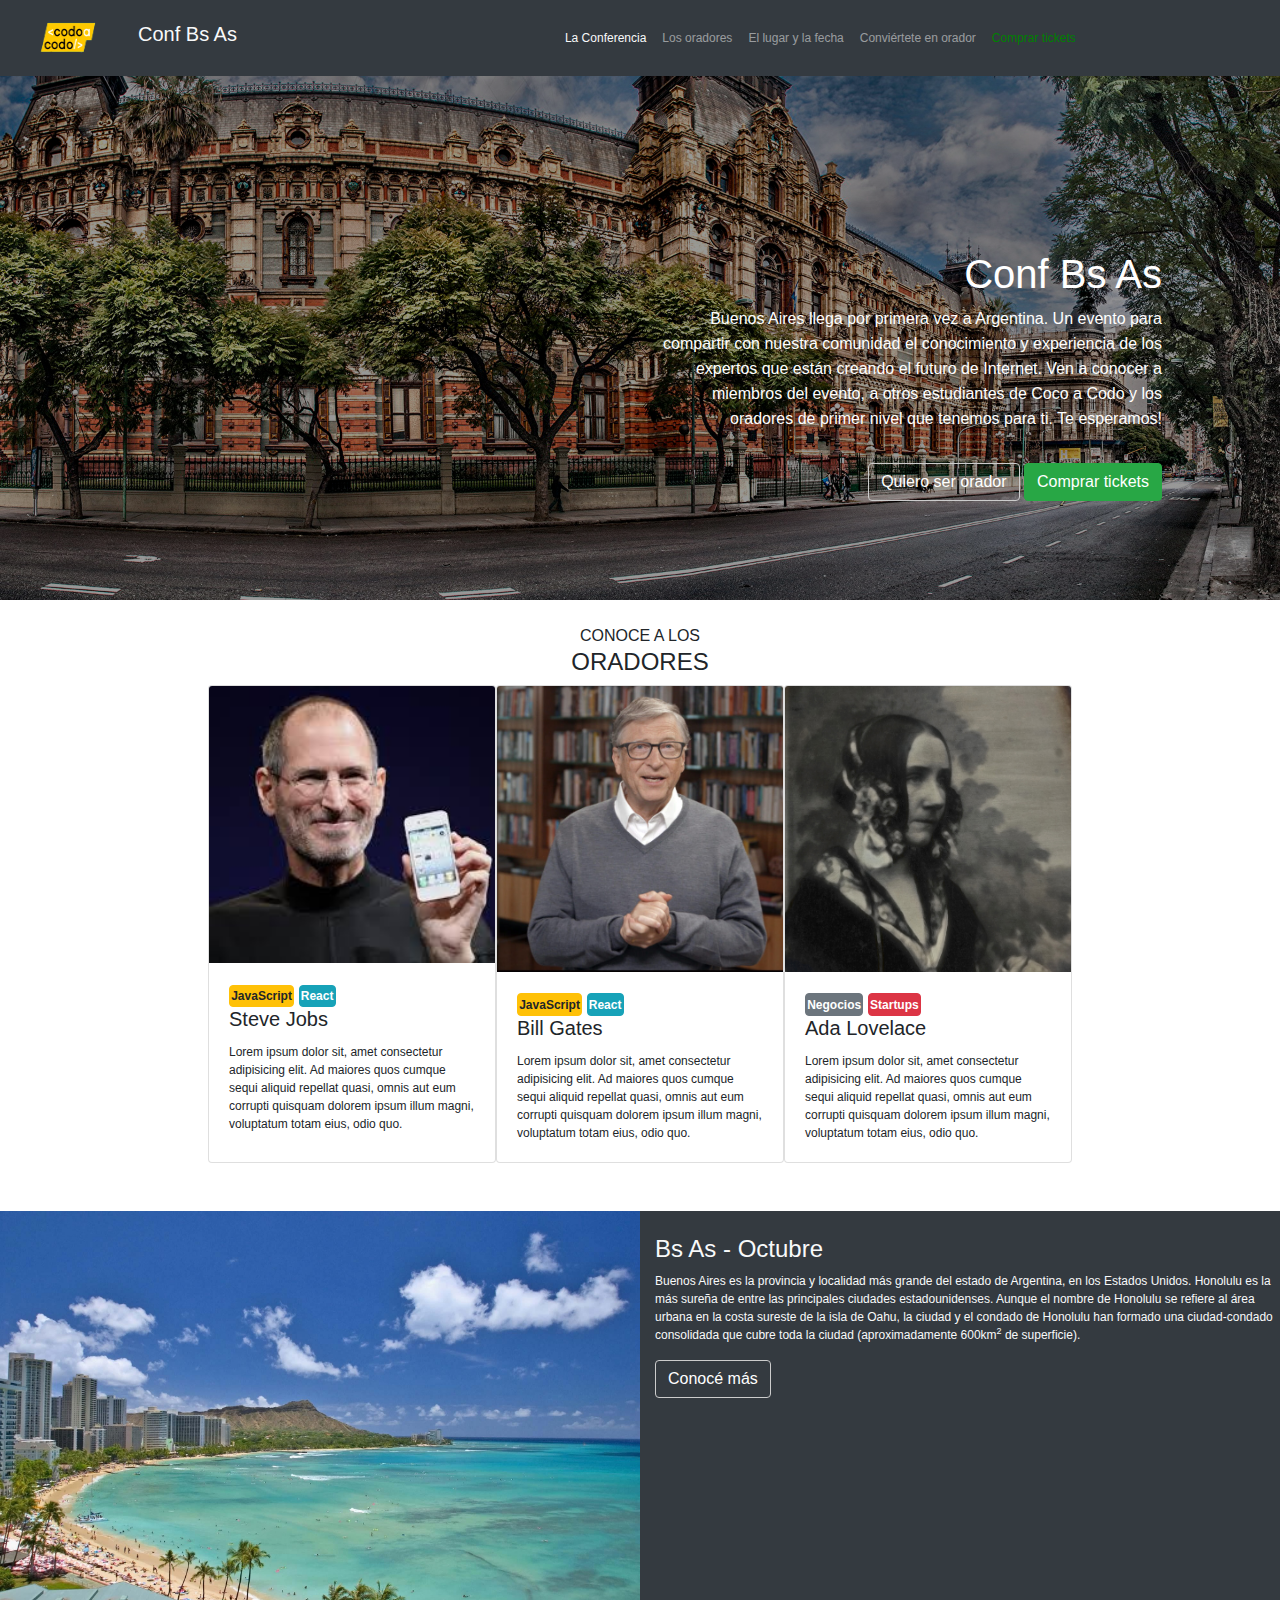
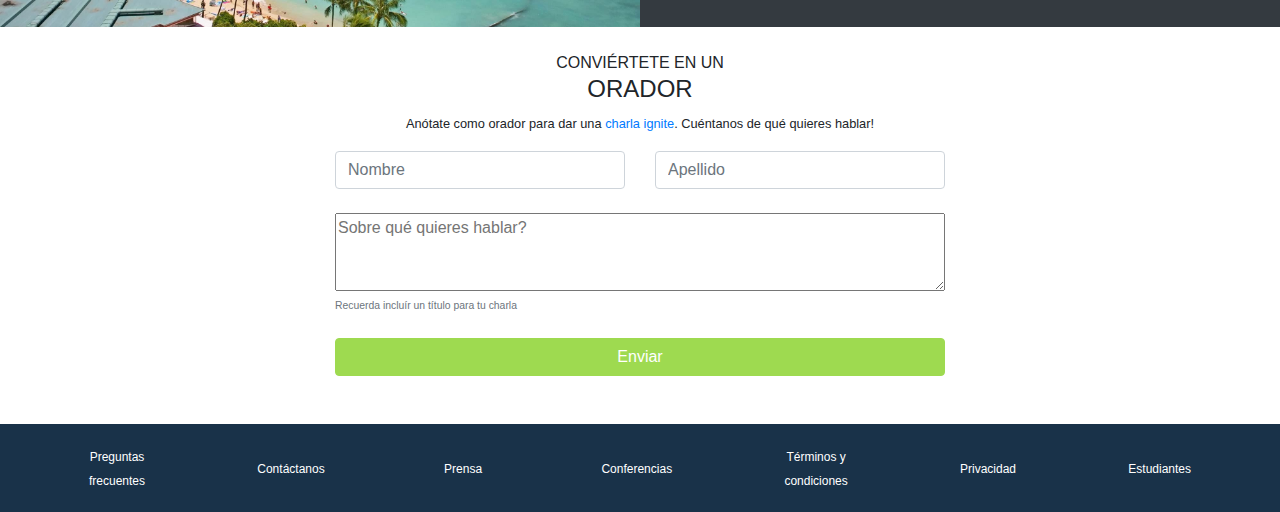
<file: index.html>
<!DOCTYPE html>
<html lang="en">
<head>

    <meta charset="utf-8">
    <meta name="viewport" content="width=device-width, initial-scale=1">


    <link rel="stylesheet" href="https://maxcdn.bootstrapcdn.com/bootstrap/4.0.0/css/bootstrap.min.css" integrity="sha384-Gn5384xqQ1aoWXA+058RXPxPg6fy4IWvTNh0E263XmFcJlSAwiGgFAW/dAiS6JXm" crossorigin="anonymous">
    <script src="https://code.jquery.com/jquery-3.2.1.slim.min.js" integrity="sha384-KJ3o2DKtIkvYIK3UENzmM7KCkRr/rE9/Qpg6aAZGJwFDMVNA/GpGFF93hXpG5KkN" crossorigin="anonymous"></script>
    <script src="https://cdnjs.cloudflare.com/ajax/libs/popper.js/1.12.9/umd/popper.min.js" integrity="sha384-ApNbgh9B+Y1QKtv3Rn7W3mgPxhU9K/ScQsAP7hUibX39j7fakFPskvXusvfa0b4Q" crossorigin="anonymous"></script>
    <script src="https://maxcdn.bootstrapcdn.com/bootstrap/4.0.0/js/bootstrap.min.js" integrity="sha384-JZR6Spejh4U02d8jOt6vLEHfe/JQGiRRSQQxSfFWpi1MquVdAyjUar5+76PVCmYl" crossorigin="anonymous"></script>

    <link rel="stylesheet" href="css/estilo.css">

    <title>TP Final integrador - Lorena Beninati</title>
    <link rel="icon" type="image/png" href="img/codoacodo.png"/>
</head>

<body class="border-box">
      <header>
        <div class="container-fluid me-0 ms-0 p-0 fixed-top">
            <nav class="navbar navbar-expand-lg navbar-dark bg-dark navbar-wrapper justify-content-between">
                <div class="container-fluid">
                    <p></p>
                    <a class="navbar-brand" href="index.html"><img src="img/codoacodo.png" width="75px" height="50px"></a>
                    <a class="nav-link h5 text-light" href="#">Conf Bs As</a>
                    <button class="navbar-toggler" type="button" data-bs-toggle="collapse" data-bs-target="#navbarSupportedContent" aria-controls="navbarSupportedContent" aria-expanded="false" aria-label="Toggle navigation">
                        <span class="navbar-toggler-icon"></span>
                    </button>
                    <div class="collapse navbar-collapse" id="navbarSupportedContent">
                        <ul class="navbar-nav ms-auto mb-2 mb-lg-0">
                            <li class="nav-item">
                                <a class="nav-link text-light h7" href="#">&emsp;&emsp;&emsp;&emsp;&emsp;&emsp;&emsp;&emsp;&emsp;&emsp;&emsp;&emsp;&emsp;&emsp;&emsp;&emsp;&emsp;&emsp;&emsp;&emsp;&emsp;&emsp;&emsp;&emsp;</a>
                            </li>
                            <li class="nav-item">
                                <a class="nav-link text-light h7" href="#laconferencia">La Conferencia</a>
                            </li>
                            <li class="nav-item">
                                <a class="nav-link h7" href="#losoradores">Los oradores</a>
                            </li>
                            <li class="nav-item">
                                <a class="nav-link h7" href="#lugar">El lugar y la fecha</a>
                            </li>
                            <li class="nav-item">
                                <a class="nav-link h7" href="#orador">Conviértete en orador</a>
                            </li>
                            <li class="nav-item">
                                <a class="nav-link h7" href="tickets.html"><span class="textoVerde">Comprar tickets</span></a>
                            </li>
                        </ul>
                    </div>
                </div>
            </nav>
        </div>
    </header>

    <div class="fondo-img">
        <div class="coloroscuro">
            <div class="cuadro1 d-none d-xl-block">
                <h1>Conf Bs As</h1>
                <p class="h6 h62">
                Buenos Aires llega por primera vez a Argentina. Un evento para compartir con nuestra comunidad
                el conocimiento y experiencia de los expertos que están creando el futuro de Internet.
                Ven a conocer a miembros del evento, a otros estudiantes de Coco a Codo y los oradores de primer
                nivel que tenemos para ti. Te esperamos!
                </p><br>
                <a href="#" class="btn btn-link btn-primary-outline">Quiero ser orador</a>
                <a href="tickets.html" class="btn btn-success">Comprar tickets</a>
            </div>
        </div>
    </div>
    
    <div class="d-block d-xl-none" id="laconferencia">
        <h1>Conf Bs As</h1>
        <p class="h6 h62">
        Buenos Aires llega por primera vez a Argentina. Un evento para compartir con nuestra comunidad
        el conocimiento y experiencia de los expertos que están creando el futuro de Internet.
        Ven a conocer a miembros del evento, a otros estudiantes de Coco a Codo y los oradores de primer
        nivel que tenemos para ti. Te esperamos!
        </p><br>
        <a href="#" class="btn btn-dark">Quiero ser orador</a>
        <a href="tickets.html" class="btn btn-success">Comprar tickets</a>
    </div>

    <br>
    <div class="nav justify-content-center" id="losoradores">
        <div class="text-center">
            <h7>CONOCE A LOS</h7>
            <h4>ORADORES</h4>
        </div>
    </div>

    <div class="nav justify-content-center">
        <div class="card" style="width: 18rem;">
            <img src="img/steve.jpg" class="card-img-top" alt="Imagen alt">
            <div class="card-body">
                <a href="#" class="btn btn-warning btn-card">JavaScript</a>
                <a href="#" class="btn btn-info btn-card">React</a>
                <h5 class="card-title">Steve Jobs</h5>
                <p class="card-text h7">Lorem ipsum dolor sit, amet consectetur adipisicing elit. Ad maiores quos cumque sequi aliquid repellat quasi, omnis aut eum corrupti quisquam dolorem ipsum illum magni, voluptatum totam eius, odio quo.</p>
            </div>
        </div>
        <div class="card" style="width: 18rem;">
            <img src="img/bill.jpg" class="card-img-top" alt="Imagen alt">
            <div class="card-body">
                <a href="#" class="btn btn-warning btn-card">JavaScript</a>
                <a href="#" class="btn btn-info btn-card">React</a>
                <h5 class="card-title">Bill Gates</h5>
                <p class="card-text h7">Lorem ipsum dolor sit, amet consectetur adipisicing elit. Ad maiores quos cumque sequi aliquid repellat quasi, omnis aut eum corrupti quisquam dolorem ipsum illum magni, voluptatum totam eius, odio quo.</p>
            </div>
        </div>
        <div class="card" style="width: 18rem;">
            <img src="img/ada.jpeg" class="card-img-top" alt="Imagen alt">
            <div class="card-body">
                <a href="#" class="btn btn-secondary btn-card">Negocios</a>
                <a href="#" class="btn btn-danger btn-card">Startups</a>
                <h5 class="card-title">Ada Lovelace</h5>
                <p class="card-text h7">Lorem ipsum dolor sit, amet consectetur adipisicing elit. Ad maiores quos cumque sequi aliquid repellat quasi, omnis aut eum corrupti quisquam dolorem ipsum illum magni, voluptatum totam eius, odio quo.</p>
            </div>
        </div>
    </div>
    <br><br>

    <div>
        <div class="row gx-1 justify-content-center">

          <div class="col-md-6 p-0">
          <img class="d-block w-100" src="img/honolulu.jpg" alt="honolulu">
          </div>

          <div class="col-md-6 bg-dark text-light" id="lugar">
                <br>
                <h4>Bs As - Octubre</h4>
                <p class="h7">
                  Buenos Aires es la provincia y localidad más grande del estado de Argentina, en los Estados Unidos.
                  Honolulu es la más sureña de entre las principales ciudades estadounidenses. Aunque el nombre de Honolulu
                  se refiere al área urbana en la costa sureste de la isla de Oahu, la ciudad y el condado de Honolulu han
                  formado una ciudad-condado consolidada que cubre toda la ciudad (aproximadamente 600km<sup>2</sup> de superficie).
                </p>
                <a href="#" class="btn btn-link btn-primary-outline">Conocé más</a>
          </div>

        </div>
      </div>

      <br>
      <div class="nav justify-content-center" id="orador">
        <div class="text-center">
            <h7>CONVIÉRTETE EN UN</h7>
            <h4>ORADOR</h4>
        </div>
    </div>

    <div class="container-fluid justify-content-center">
        <div class="row">
            <div class="col-md-3"></div>
                <div class="col-md-6">
                    <p class="text-center"><small>Anótate como orador para dar una <a href="#">charla ignite</a>. Cuéntanos de qué quieres hablar!</small></p>
                    <form>
                        <div class="row align-items-center">
                          <div class="col">
                            <input type="text" class="form-control" placeholder="Nombre">
                          </div>
                          <div class="col">
                            <input type="text" class="form-control" placeholder="Apellido">
                          </div>
                        </div>
                        <br>
                        <div class="row align-items-center">
                            <div class="col">
                              <textarea class="w-100" rows="3" placeholder="Sobre qué quieres hablar?" required></textarea>
                            </div>
                        </div>
                        <div class="row align-items-center">
                            <div class="col">
                                <div class="text-muted h8">Recuerda incluír un título para tu charla</div>
                            </div>
                        </div>
                        <br>
                        <button type="submit" class="btn btnenviar btn-success btn-block">Enviar</button>
                      </form>
                </div>
            <div class="col-md-3"></div>
        </div>
    </div>

    <br><br>


        <section class="">
            <footer class="text-center text-white" style="background-color: #193249;">
                <div class="container p-1 pb-0">
                    <section class="">
                        <p class="d-flex justify-content-center align-items-center">
                            <div class="container">
                                <div class="row row-cols-11">
                                    <div class="col my-auto">
                                        <span class="me-0"><a href="#" class="h7" style="color: white;">Preguntas frecuentes</a></span>
                                    </div>
                                    <div class="col my-auto">
                                        <span class="me-0"><a href="#" class="h7" style="color: white;"></a></span>
                                    </div>
                                    <div class="col my-auto">
                                        <span class="me-0"><a href="#" class="h7" style="color: white;">Contáctanos</a></span>
                                    </div>
                                    <div class="col my-auto">
                                        <span class="me-0"><a href="#" class="h7" style="color: white;"></a></span>
                                    </div>
                                    <div class="col my-auto">
                                        <span class="me-0"><a href="#" class="h7" style="color: white;">Prensa</a></span>
                                    </div>
                                    <div class="col my-auto">
                                        <span class="me-0"><a href="#" class="h7" style="color: white;"></a></span>
                                    </div>
                                    <div class="col my-auto">
                                        <span class="me-0"><a href="#" class="h7" style="color: white;">Conferencias</a></span>
                                    </div>
                                    <div class="col my-auto">
                                        <span class="me-0"><a href="#" class="h7" style="color: white;"></a></span>
                                    </div>
                                    <div class="col my-auto">
                                        <span class="me-0"><a href="#" class="h7" style="color: white;">Términos y condiciones</a></span>
                                    </div>
                                    <div class="col my-auto">
                                        <span class="me-0"><a href="#" class="h7" style="color: white;"></a></span>
                                    </div>
                                    <div class="col my-auto">
                                        <span class="me-0"><a href="#" class="h7" style="color: white;">Privacidad</a></span>
                                    </div>
                                    <div class="col my-auto">
                                        <span class="me-0"><a href="#" class="h7" style="color: white;"></a></span>
                                    </div>
                                    <div class="col my-auto">
                                        <span class="me-0"><a href="#" class="h7" style="color: white;">Estudiantes</a></span>
                                    </div>
                                </div>
                            </div>
                        </p>
                    </section>
                </div>
            </footer>
        </section>
        

    <script src="https://cdn.jsdelivr.net/npm/bootstrap@5.1.3/dist/js/bootstrap.bundle.min.js" integrity="sha384-ka7Sk0Gln4gmtz2MlQnikT1wXgYsOg+OMhuP+IlRH9sENBO0LRn5q+8nbTov4+1p" crossorigin="anonymous"></script>


</body>
</html>
</file>
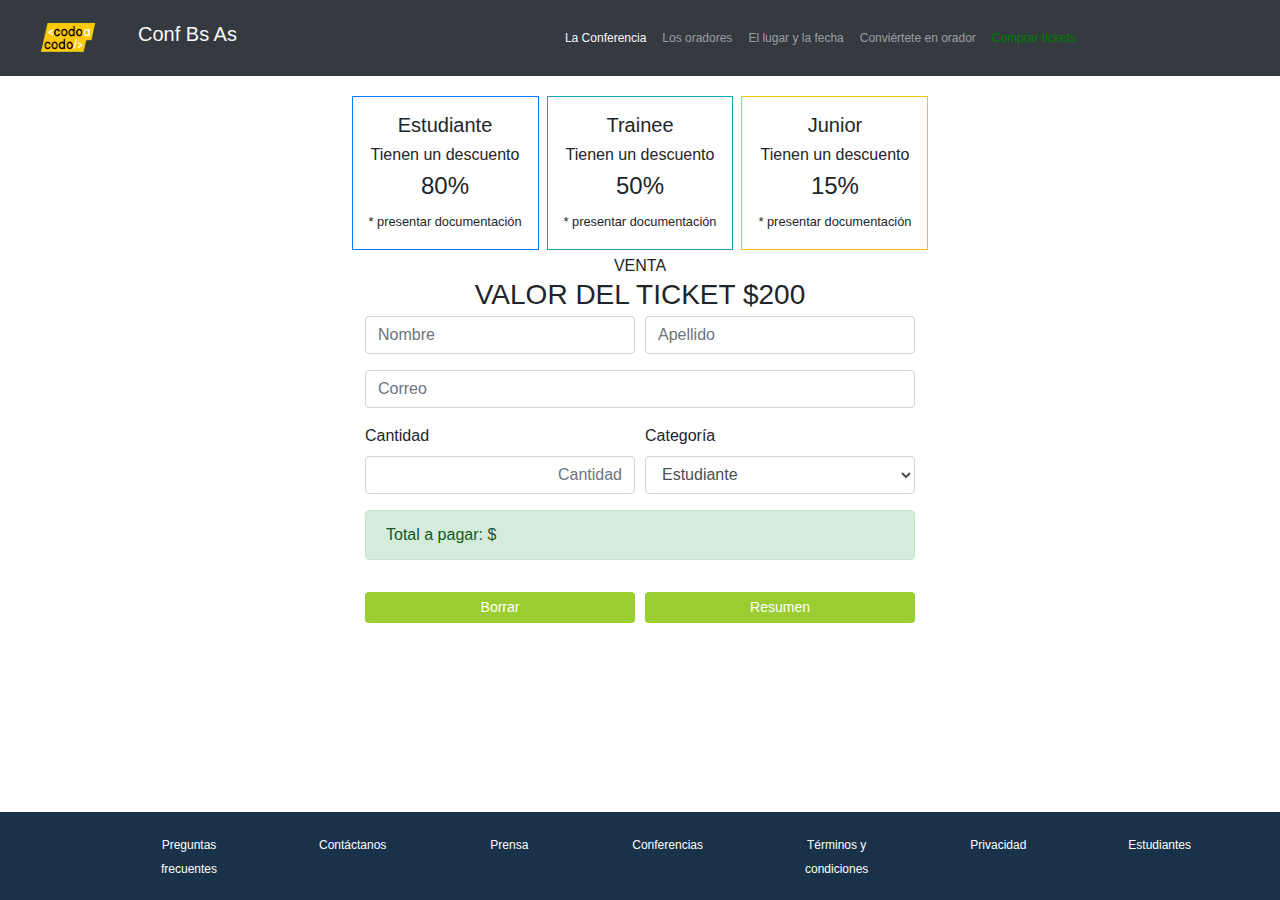
<file: tickets.html>
<!DOCTYPE html>
<html lang="en">
<head>
    <meta charset="UTF-8">
    <meta http-equiv="X-UA-Compatible" content="IE=edge">
    <meta name="viewport" content="width=device-width, initial-scale=1.0">
    
    <link rel="stylesheet" href="https://maxcdn.bootstrapcdn.com/bootstrap/4.0.0/css/bootstrap.min.css" integrity="sha384-Gn5384xqQ1aoWXA+058RXPxPg6fy4IWvTNh0E263XmFcJlSAwiGgFAW/dAiS6JXm" crossorigin="anonymous">
    <script src="https://code.jquery.com/jquery-3.2.1.slim.min.js" integrity="sha384-KJ3o2DKtIkvYIK3UENzmM7KCkRr/rE9/Qpg6aAZGJwFDMVNA/GpGFF93hXpG5KkN" crossorigin="anonymous"></script>
    <script src="https://cdnjs.cloudflare.com/ajax/libs/popper.js/1.12.9/umd/popper.min.js" integrity="sha384-ApNbgh9B+Y1QKtv3Rn7W3mgPxhU9K/ScQsAP7hUibX39j7fakFPskvXusvfa0b4Q" crossorigin="anonymous"></script>
    <script src="https://maxcdn.bootstrapcdn.com/bootstrap/4.0.0/js/bootstrap.min.js" integrity="sha384-JZR6Spejh4U02d8jOt6vLEHfe/JQGiRRSQQxSfFWpi1MquVdAyjUar5+76PVCmYl" crossorigin="anonymous"></script>

    <link rel="stylesheet" href="css/estilo.css">

    <script type="text/javascript" src="js/script.js"></script>
    
    <title>Codo a Codo 2022</title>
</head>
<body>
    <header>
        <div class="container-fluid me-0 ms-0 p-0 fixed-top">
            <nav class="navbar navbar-expand-lg navbar-dark bg-dark navbar-wrapper justify-content-between">
                <div class="container-fluid">
                    <p></p>
                    <a class="navbar-brand" href="index.html"><img src="img/codoacodo.png" width="75px" height="50px"></a>
                    <a class="nav-link h5 text-light" href="#">Conf Bs As</a>
                    <button class="navbar-toggler" type="button" data-bs-toggle="collapse" data-bs-target="#navbarSupportedContent" aria-controls="navbarSupportedContent" aria-expanded="false" aria-label="Toggle navigation">
                        <span class="navbar-toggler-icon"></span>
                    </button>
                    <div class="collapse navbar-collapse" id="navbarSupportedContent">
                        <ul class="navbar-nav ms-auto mb-2 mb-lg-0">
                            <li class="nav-item">
                                <a class="nav-link text-light h7" href="#">&emsp;&emsp;&emsp;&emsp;&emsp;&emsp;&emsp;&emsp;&emsp;&emsp;&emsp;&emsp;&emsp;&emsp;&emsp;&emsp;&emsp;&emsp;&emsp;&emsp;&emsp;&emsp;&emsp;&emsp;</a>
                            </li>
                            <li class="nav-item">
                                <a class="nav-link text-light h7" href="index.html#laconferencia">La Conferencia</a>
                            </li>
                            <li class="nav-item">
                                <a class="nav-link h7" href="index.html#losoradores">Los oradores</a>
                            </li>
                            <li class="nav-item">
                                <a class="nav-link h7" href="index.html#lugar">El lugar y la fecha</a>
                            </li>
                            <li class="nav-item">
                                <a class="nav-link h7" href="index.html#orador">Conviértete en orador</a>
                            </li>
                            <li class="nav-item">
                                <a class="nav-link h7" href="#"><span class="textoVerde">Comprar tickets</span></a>
                            </li>
                        </ul>
                    </div>
                </div>
            </nav>
        </div>
    </header>

    <br><br><br><br>
    <section>
          <div class="nav justify-content-center">
               <div class="p-3 mr-1 ml-1 text-center border bg-none border-primary">
                    <p class="h5">Estudiante</p>
                    <p class="h6">Tienen un descuento</p>
                    <p class="h4">80%</p>
                    <small>* presentar documentación</small>
               </div>
               <div class="gx-4"></div>
               <div class="p-3 mr-1 ml-1 text-center border bg-none border-info">
                    <p class="h5">Trainee</p>
                    <p class="h6">Tienen un descuento</p>
                    <p class="h4">50%</p>
                    <small>* presentar documentación</small>
                </div>
                <div class="p-3 mr-1 ml-1 text-center border bg-none border-warning">
                        <p class="h5">Junior</p>
                        <p class="h6">Tienen un descuento</p>
                        <p class="h4">15%</p>
                        <small>* presentar documentación</small>
                </div>
          </div>
    </section>

    <div class="container-fuid text-center p-1">
        <span>VENTA</span><br>
        <span class="h3">VALOR DEL TICKET $200</span>
    </div>

    <div class="container">
        <form>
            <div class="form-row justify-content-center">
                <div class="form-group col-md-3">
                    <input type="text" class="form-control" id="inputNombre" placeholder="Nombre">
                </div>
                <div class="form-group col-md-3">
                    <input type="text" class="form-control" id="inputApellido" placeholder="Apellido">
                </div>
            </div>
            <div class="form-row justify-content-center">
                <div class="form-group col-md-6">
                    <input type="email" class="form-control" id="inputCorreo" placeholder="Correo">
                </div>
            </div>
            <div class="form-row justify-content-center">
                <div class="form-group col-md-3">
                    <label for="inputCantidad">Cantidad</label>
                    <input type="text" class="form-control text-right" id="inputCantidad" placeholder="Cantidad">
                </div>
                <div class="form-group col-md-3">
                    <label for="selectCategoria">Categoría</label>
                    <select class="form-control" id="selectCategoria">
                        <option selected>Estudiante</option>
                        <option>Trainee</option>
                        <option>Junior</option>
                    </select>
                </div>
            </div>
            <div class="form-row justify-content-center">
                <div class="form-group col-md-6">
                    <div class="alert alert-success" role="alert">
                        <span id="totalAPagar">Total a pagar: $</span>
                    </div>
                </div>
            </div>
            <div class="form-row justify-content-center">
                <div class="form-group col-md-3 justify-content-center">
                    <button type="reset" class="btn btn-success btn-sm container bg-lima br-lima" onclick="fnBorrarForm();">
                        Borrar
                    </button>
                </div>
                <div class="form-group col-md-3">
                    <button type="button" class="btn btn-success btn-sm container bg-lima br-lima" onclick="fnCalcular();">
                        Resumen
                    </button>
                </div>
            </div>
        </form>
    </div>

    <!-- <section class=""> -->
        <!-- <a class="btn btn-success" href="tpintegrador01.html" >INICIO</a> -->
        <br><br><br><br>
        
        <footer class="fixed-bottom text-center text-white" style="background-color: #193249;">
            <div class="container p-1 pb-0">
                <section class="">
                    <p class="d-flex justify-content-center align-items-center">
                        <div class="container">
                            <div class="row row-cols-12">
                              
                                <div class="col mt-0">
                                    <span class="me-0"><a href="#" class="h7" style="color: white;"></a></span>
                                </div>
                                <div class="col mt-0">
                                    <span class="me-0"><a href="#" class="h7" style="color: white;">Preguntas frecuentes</a></span>
                                </div>
                                <div class="col mt-0">
                                    <span class="me-0"><a href="#" class="h7" style="color: white;"></a></span>
                                </div>
                                <div class="col mt-0">
                                    <span class="me-0"><a href="#" class="h7" style="color: white;">Contáctanos</a></span>
                                </div>
                                <div class="col mt-0">
                                    <span class="me-0"><a href="#" class="h7" style="color: white;"></a></span>
                                </div>
                                <div class="col mt-0">
                                    <span class="me-0"><a href="#" class="h7" style="color: white;">Prensa</a></span>
                                </div>
                                <div class="col mt-0">
                                    <span class="me-0"><a href="#" class="h7" style="color: white;"></a></span>
                                </div>
                                <div class="col mt-0">
                                    <span class="me-0"><a href="#" class="h7" style="color: white;">Conferencias</a></span>
                                </div>
                                <div class="col mt-0">
                                    <span class="me-0"><a href="#" class="h7" style="color: white;"></a></span>
                                </div>
                                <div class="col mt-0">
                                    <span class="me-0"><a href="#" class="h7" style="color: white;">Términos y condiciones</a></span>
                                </div>
                                <div class="col mt-0">
                                    <span class="me-0"><a href="#" class="h7" style="color: white;"></a></span>
                                </div>
                                <div class="col mt-0">
                                    <span class="me-0"><a href="#" class="h7" style="color: white;">Privacidad</a></span>
                                </div>
                                <div class="col mt-0">
                                    <span class="me-0"><a href="#" class="h7" style="color: white;"></a></span>
                                </div>
                                <div class="col mt-0">
                                    <span class="me-0"><a href="#" class="h7" style="color: white;">Estudiantes</a></span>
                                </div>
                            </div>
                        </div>
                    </p>
                </section>
            </div>
        </footer>
    <!-- </section> -->
    <!-- <br><br><br>
    <footer class="fixed-bottom">
        <br><br>
        <a class="btn btn-success" href="tpintegrador01.html" >INICIO</a>
    </footer> -->

    <!-- <script src="https://cde.jquery.com/jquery-3.3.1.min.js"></script>
    <script src="scripts.js"></script> -->

    <!-- JS
        Many of our components require the use of JavaScript to function. Specifically, they require our own JavaScript plugins and Popper.
        Place one of the following <script>s near the end of your pages, right before the closing </body> tag, to enable them.
    -->
    <!-- Bundle
        Include every Bootstrap JavaScript plugin and dependency with one of our two bundles. Both bootstrap.bundle.js and bootstrap.bundle.min.js include Popper for our tooltips and popovers.
        For more information about what’s included in Bootstrap, please see our contents section.
    -->
    <!-- <script src="https://cdn.jsdelivr.net/npm/bootstrap@5.1.3/dist/js/bootstrap.bundle.min.js" integrity="sha384-ka7Sk0Gln4gmtz2MlQnikT1wXgYsOg+OMhuP+IlRH9sENBO0LRn5q+8nbTov4+1p" crossorigin="anonymous"></script> -->
    <!-- Separate
    If you decide to go with the separate scripts solution, Popper must come first (if you’re using tooltips or popovers), and then our JavaScript plugins. -->
    <!-- <script src="https://cdn.jsdelivr.net/npm/@popperjs/core@2.10.2/dist/umd/popper.min.js" integrity="sha384-7+zCNj/IqJ95wo16oMtfsKbZ9ccEh31eOz1HGyDuCQ6wgnyJNSYdrPa03rtR1zdB" crossorigin="anonymous"></script> -->
    <script src="https://cdn.jsdelivr.net/npm/bootstrap@5.1.3/dist/js/bootstrap.min.js" integrity="sha384-QJHtvGhmr9XOIpI6YVutG+2QOK9T+ZnN4kzFN1RtK3zEFEIsxhlmWl5/YESvpZ13" crossorigin="anonymous"></script>

</body>
</html>
</file>
<file: css/estilo.css>
.navderecha { display: flex;
  align-items: right;
  justify-content: right;


}
.textoVerde {
    color:green;
}

.bg-lima {
    background-color: yellowgreen;
}

.br-lima {
    border-color: yellowgreen;
}

.navbar-wrapper {
    top: 0;
    right: 0;
    width: 100% !important;
    left: 0;
}

.container-fluid .content {
    position: absolute; 
    bottom: 100px; 
    background: rgb(0, 0, 0); 
    background: rgba(0, 0, 0, 0.5); 
    color: #f1f1f1; 
    width: 100%; 
    padding: 20px; 
  }

.btn-primary-outline {
  background-color: transparent;
  border-color: #ccc;
  color: white;
  text-decoration: none;
}

.btn-card {
    font-size: 12px;
    font-weight: bold; 
    margin: 0;
    padding: 0.1em;
}

.h7 {
    font-size: 0.75rem;
    font-family: Verdana, Geneva, Tahoma, sans-serif;
}

.h8 {
    font-size: 0.65rem;
    font-family: Verdana, Geneva, Tahoma, sans-serif;
}

.btnenviar {
    background-color:rgb(158, 218, 80);
    border-color: rgb(158, 218, 80);
}

.ba1-gradiente {
    background: rgb(238,174,202);
    background: radial-gradient(circle, rgba(238,174,202,1) 0%, rgba(24,64,111,0.788953081232493) 100%);
}

.thumbnail { 
 position: relative; 
} 
.caption { 
 position: absolute; 
 top: 45%; 
 left: 0; 
 width: 100%; 
}

.fondo-img{
    background-image: url(../img/hawaii.jpg);
    background-position: center;
    background-repeat: no-repeat;
    background-size: cover;
    height: 600px;
    width: 100%;
    position: relative;
}

.coloroscuro{
    position: relative;
    background: rgb(255,255,255);
    background: radial-gradient(circle, rgba(255,255,255,0.7) 0%, rgba(0,0,0,0.4) 0%);
    width: 100%;
    height: 100%;
    color:rgb(255, 255, 255);
    size: 24px;
}

.cuadro1 {
    position: relative;
    height: 40%;
    width: 40%;
    top: 250px;
    left: 650px;
    text-align: end;
    margin-right: 260px;
}

.h62 {
    line-height: 25px;
}

.ocultatexto {
    display: none;
}
</file>
